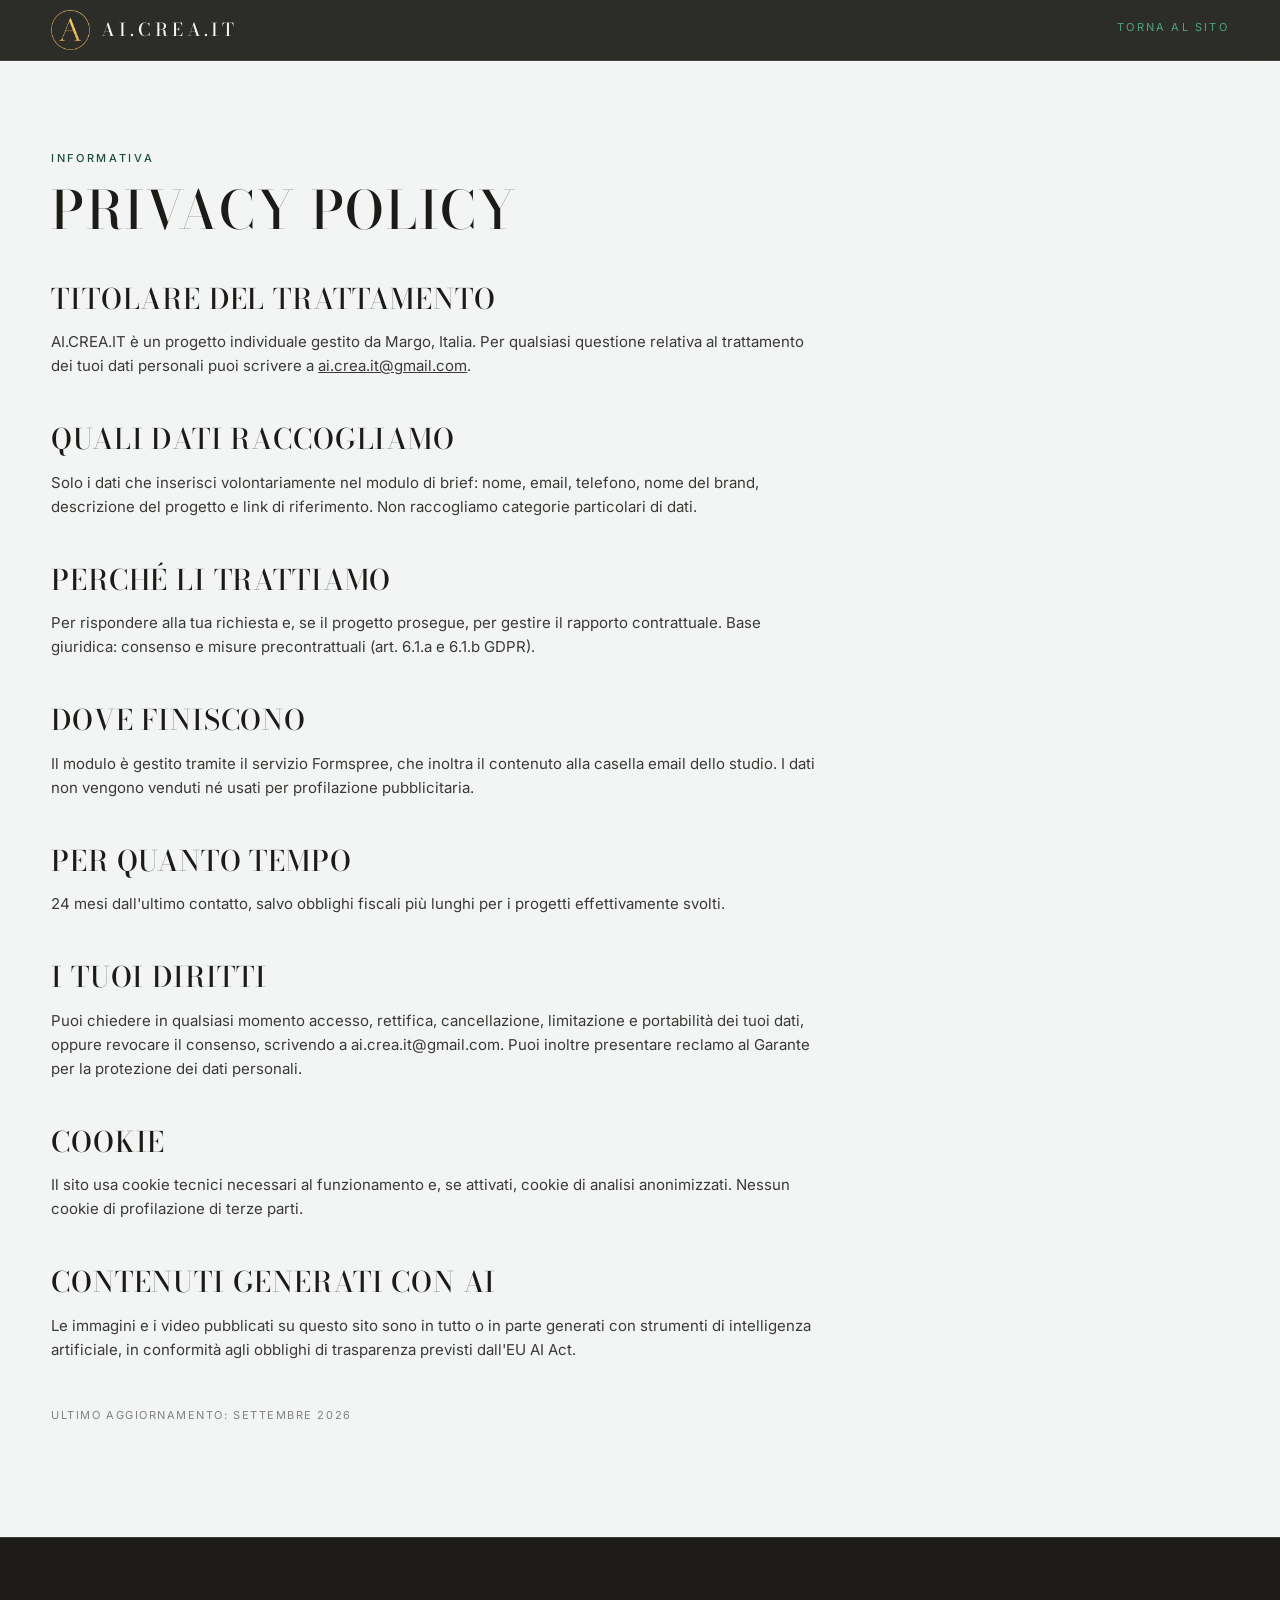
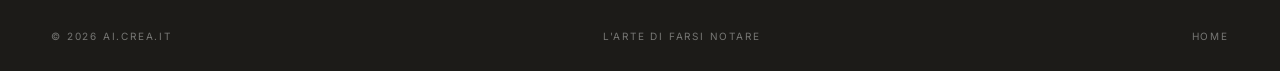
<file: privacy.html>
<!DOCTYPE html>
<html lang="it">
<head>
<meta charset="utf-8">
<meta name="viewport" content="width=device-width, initial-scale=1">
<title>Privacy policy — AI.CREA.IT</title>
<meta name="description" content="Informativa privacy di AI.CREA.IT: quali dati raccogliamo dal modulo brief, come li conserviamo e come esercitare i tuoi diritti.">
<meta name="robots" content="noindex">
<link rel="icon" href="favicon.png" type="image/png">
<link rel="preconnect" href="https://fonts.googleapis.com">
<link rel="preconnect" href="https://fonts.gstatic.com" crossorigin>
<link href="https://fonts.googleapis.com/css2?family=Bodoni+Moda:opsz,wght@6..96,500&family=Inter:wght@300;400;500&display=swap" rel="stylesheet">
<link rel="stylesheet" href="styles.css">
</head>
<body>

<header class="header is-solid">
  <div class="container header__inner">
    <a href="index.html" class="brand"><img class="brand__mark" src="immagini/logo-monogram-gold.png" alt="" width="256" height="262"><span class="brand__name">AI.CREA.IT</span></a>
    <a href="index.html" class="header__cta">Torna al sito</a>
  </div>
</header>

<main class="ui-light section" style="padding-top:calc(160px * var(--scale))">
  <div class="container">
    <div class="grid">
      <div class="col-4 col-md-8 start-md-3">
        <p class="eyebrow">Informativa</p>
        <h1 class="h2" style="margin:var(--sp-s) 0 var(--sp-l)">Privacy policy</h1>

    

        <h2 class="h3" style="margin-bottom:var(--sp-s)">Titolare del trattamento</h2>
        <p class="body" style="margin-bottom:var(--sp-l)">AI.CREA.IT è un progetto individuale gestito da Margo, Italia. Per qualsiasi questione relativa al trattamento dei tuoi dati personali puoi scrivere a <a href="mailto:ai.crea.it@gmail.com" style="text-decoration:underline">ai.crea.it@gmail.com</a>.</p>

        <h2 class="h3" style="margin-bottom:var(--sp-s)">Quali dati raccogliamo</h2>
        <p class="body" style="margin-bottom:var(--sp-l)">Solo i dati che inserisci volontariamente nel modulo di brief: nome, email, telefono, nome del brand, descrizione del progetto e link di riferimento. Non raccogliamo categorie particolari di dati.</p>

        <h2 class="h3" style="margin-bottom:var(--sp-s)">Perché li trattiamo</h2>
        <p class="body" style="margin-bottom:var(--sp-l)">Per rispondere alla tua richiesta e, se il progetto prosegue, per gestire il rapporto contrattuale. Base giuridica: consenso e misure precontrattuali (art. 6.1.a e 6.1.b GDPR).</p>

        <h2 class="h3" style="margin-bottom:var(--sp-s)">Dove finiscono</h2>
        <p class="body" style="margin-bottom:var(--sp-l)">Il modulo è gestito tramite il servizio Formspree, che inoltra il contenuto alla casella email dello studio. I dati non vengono venduti né usati per profilazione pubblicitaria.</p>

        <h2 class="h3" style="margin-bottom:var(--sp-s)">Per quanto tempo</h2>
        <p class="body" style="margin-bottom:var(--sp-l)">24 mesi dall'ultimo contatto, salvo obblighi fiscali più lunghi per i progetti effettivamente svolti.</p>

        <h2 class="h3" style="margin-bottom:var(--sp-s)">I tuoi diritti</h2>
        <p class="body" style="margin-bottom:var(--sp-l)">Puoi chiedere in qualsiasi momento accesso, rettifica, cancellazione, limitazione e portabilità dei tuoi dati, oppure revocare il consenso, scrivendo a ai.crea.it@gmail.com. Puoi inoltre presentare reclamo al Garante per la protezione dei dati personali.</p>

        <h2 class="h3" style="margin-bottom:var(--sp-s)">Cookie</h2>
        <p class="body" style="margin-bottom:var(--sp-l)">Il sito usa cookie tecnici necessari al funzionamento e, se attivati, cookie di analisi anonimizzati. Nessun cookie di profilazione di terze parti.</p>

        <h2 class="h3" style="margin-bottom:var(--sp-s)">Contenuti generati con AI</h2>
        <p class="body" style="margin-bottom:var(--sp-l)">Le immagini e i video pubblicati su questo sito sono in tutto o in parte generati con strumenti di intelligenza artificiale, in conformità agli obblighi di trasparenza previsti dall'EU AI Act.</p>

        <p class="text-small">Ultimo aggiornamento: settembre 2026</p>
      </div>
    </div>
  </div>
</main>

<footer class="ui-dark footer">
  <div class="container">
    <div class="footer__bottom" style="margin-top:0; border-top:0">
      <span>© 2026 AI.CREA.IT</span>
      <span>L'arte di farsi notare</span>
      <a href="index.html">Home</a>
    </div>
  </div>
</footer>

</body>
</html>
</file>
<file: styles.css>
/* ============================================================
   AI.CREA.IT — Sito personale AI Creative Studio
   Design system v1.0 — Eucalyptus White palette (01.09.2026)
   ============================================================ */

/* ---------- 1. TOKENS ---------- */
:root{
  /* Brand palette */
  --c-eucalyptus:#F2F5F3;   /* base 65% */
  --c-black:#1C1B18;        /* contrast 20% */
  --c-emerald:#1F4D3A;      /* CTA 8% */
  --c-emerald-bright:#4CA47A;/* UI accent su fondo scuro */
  --c-gold:#C9A227;         /* logo 4% — solo marchio */
  --c-bordeaux:#6E1423;     /* accent glow 3% */
  --c-gray:#666666;
  --c-gray-light:#AAAAAA;
  --c-error:#C60000;

  /* Scala globale per spaziature e dettagli — numero puro, a gradini */
  --scale: 0.66;

  /* Tipografia fluida — clamp diretto in px (min / preferito / max) */
  --fs-hero: clamp(44px, 8.6vw, 122px);
  --fs-display: clamp(34px, 6.2vw, 88px);
  --fs-h2: clamp(28px, 4.1vw, 56px);
  --fs-h3: clamp(20px, 2.2vw, 30px);
  --fs-lead: clamp(16px, 1.45vw, 21px);
  --fs-body: clamp(15px, 1.1vw, 16px);
  --fs-small: clamp(11px, .85vw, 12px);

  /* Spacing scale */
  --sp-xs: calc(8px * var(--scale));
  --sp-s:  calc(16px * var(--scale));
  --sp-m:  calc(28px * var(--scale));
  --sp-l:  calc(48px * var(--scale));
  --sp-xl: calc(80px * var(--scale));
  --sp-xxl:calc(120px * var(--scale));
  --sp-xxxl:calc(180px * var(--scale));

  --gutter: clamp(18px, 4vw, 64px);
  --maxw: 1680px;

  /* Fonts */
  --f-display:'Bodoni Moda', 'Didot', Georgia, serif;
  --f-body:'Inter', -apple-system, BlinkMacSystemFont, 'Segoe UI', sans-serif;
  --f-script:'Parisienne', cursive;

  /* Theme defaults (light) */
  --t-bg: var(--c-eucalyptus);
  --t-text: var(--c-black);
  --t-heading: var(--c-black);
  --t-primary: var(--c-emerald);
  --t-line: rgba(28,27,24,.18);
  --t-muted: rgba(28,27,24,.52);

  --ease: cubic-bezier(.22,.61,.36,1);
}

/* Gradini della scala (spaziature, dettagli, elementi decorativi) */
@media(min-width:568px){ :root{ --scale:.74 } }
@media(min-width:768px){ :root{ --scale:.82 } }
@media(min-width:980px){ :root{ --scale:.88 } }
@media(min-width:1200px){ :root{ --scale:.94 } }
@media(min-width:1440px){ :root{ --scale:1 } }

.ui-dark{
  --t-bg: var(--c-black);
  --t-text: var(--c-eucalyptus);
  --t-heading: var(--c-eucalyptus);
  --t-primary: var(--c-emerald-bright);
  --t-line: rgba(242,245,243,.18);
  --t-muted: rgba(242,245,243,.55);
  background:var(--t-bg); color:var(--t-text);
}
.ui-light{
  --t-bg: var(--c-eucalyptus);
  --t-text: var(--c-black);
  --t-heading: var(--c-black);
  --t-primary: var(--c-emerald);
  --t-line: rgba(28,27,24,.18);
  --t-muted: rgba(28,27,24,.52);
  background:var(--t-bg); color:var(--t-text);
}

/* ---------- 2. RESET ---------- */
*,*::before,*::after{box-sizing:border-box}
html{-webkit-text-size-adjust:100%}
body{
  margin:0; background:var(--c-eucalyptus); color:var(--c-black);
  font-family:var(--f-body); font-size:var(--fs-body); line-height:1.6;
  font-weight:400; -webkit-font-smoothing:antialiased;
  overflow-x:hidden;
}
body.is-locked{overflow:hidden}
img,video{display:block; max-width:100%}
a{color:inherit; text-decoration:none}
button{font:inherit; color:inherit; background:none; border:0; cursor:pointer}
h1,h2,h3,h4,p,figure,blockquote{margin:0}
ul,ol{margin:0; padding:0; list-style:none}
::selection{background:var(--c-emerald); color:var(--c-eucalyptus)}
:focus-visible{outline:2px solid var(--c-emerald-bright); outline-offset:3px}

.sr-only{
  position:absolute!important; width:1px; height:1px; padding:0; margin:-1px;
  overflow:hidden; clip:rect(0 0 0 0); white-space:nowrap; border:0;
}

/* ---------- 3. LAYOUT ---------- */
.container{
  width:100%; max-width:var(--maxw); margin:0 auto;
  padding-left:var(--gutter); padding-right:var(--gutter);
}
.grid{display:grid; grid-template-columns:repeat(4,1fr); gap:var(--sp-m)}
@media(min-width:980px){ .grid{grid-template-columns:repeat(12,1fr)} }

.col-4{grid-column-end:span 4}
@media(min-width:980px){
  .col-md-3{grid-column-end:span 3}
  .col-md-4{grid-column-end:span 4}
  .col-md-5{grid-column-end:span 5}
  .col-md-6{grid-column-end:span 6}
  .col-md-7{grid-column-end:span 7}
  .col-md-8{grid-column-end:span 8}
  .col-md-9{grid-column-end:span 9}
  .col-md-12{grid-column-end:span 12}
  .start-md-2{grid-column-start:2}
  .start-md-7{grid-column-start:7}
  .start-md-8{grid-column-start:8}
}
.is-hidden--md-up{display:block}
.is-hidden--sm-down{display:none}
@media(min-width:980px){
  .is-hidden--md-up{display:none}
  .is-hidden--sm-down{display:block}
}

.section{position:relative; padding:var(--sp-xxl) 0}
.section--flush{padding:0}

/* ---------- 4. TYPOGRAPHY ---------- */
.h-hero{
  font-family:var(--f-display); font-weight:600; font-size:var(--fs-hero);
  line-height:.92; letter-spacing:.02em; text-transform:uppercase;
  color:var(--t-heading);
}
.h1,.h2{
  font-family:var(--f-display); font-weight:500; font-size:var(--fs-h2);
  line-height:1.04; letter-spacing:.03em; text-transform:uppercase;
  color:var(--t-heading);
}
.h-display{
  font-family:var(--f-display); font-weight:500; font-size:var(--fs-display);
  line-height:1.02; letter-spacing:.02em; text-transform:uppercase;
  color:var(--t-heading);
}
.h3{
  font-family:var(--f-display); font-weight:500; font-size:var(--fs-h3);
  line-height:1.15; letter-spacing:.03em; text-transform:uppercase;
  color:var(--t-heading);
}
.lead{font-size:var(--fs-lead); line-height:1.5; color:var(--t-text)}
.body{font-size:var(--fs-body); color:var(--t-text); opacity:.86}
.eyebrow{
  font-size:var(--fs-small); letter-spacing:.24em; text-transform:uppercase;
  font-weight:500; color:var(--t-primary);
}
.text-small{font-size:var(--fs-small); letter-spacing:.14em; text-transform:uppercase; color:var(--t-muted)}
.script{font-family:var(--f-script); color:var(--c-gold); text-transform:none; letter-spacing:0; font-weight:400}
.num{font-family:var(--f-display); font-variant-numeric:tabular-nums}

/* ---------- 5. BUTTONS ---------- */
.btn{
  display:inline-flex; align-items:center; gap:.7em;
  font-size:var(--fs-small); letter-spacing:.2em; text-transform:uppercase;
  font-weight:500; padding:1.15em 1.9em; border-radius:2px;
  transition:background .4s var(--ease), color .4s var(--ease), border-color .4s var(--ease), transform .4s var(--ease);
}
.btn svg{width:1.1em; height:1.1em; flex:none; transition:transform .4s var(--ease)}
.btn:hover svg{transform:translateX(5px)}
.btn--fill{background:var(--c-emerald); color:var(--c-eucalyptus)}
.btn--fill:hover{background:var(--c-black); transform:translateY(-2px)}
.ui-dark .btn--fill{background:var(--c-emerald-bright); color:var(--c-black)}
.ui-dark .btn--fill:hover{background:var(--c-eucalyptus)}
.btn--outline{border:1px solid var(--t-line); color:var(--t-text)}
.btn--outline:hover{border-color:var(--t-primary); color:var(--t-primary)}
.btn--link{
  padding:0 0 .55em; border-bottom:1px solid var(--t-line);
  color:var(--t-primary); border-radius:0;
}
.btn--link:hover{border-color:var(--t-primary)}
.btn--gold{background:var(--c-gold); color:var(--c-black)}

/* ---------- 5b. MEDIA A TUTTO SCHERMO ---------- */
.media-fill{position:absolute; inset:0; display:block}
.media-fill img,video.media-fill{width:100%; height:100%; object-fit:cover; display:block}

/* ---------- 6. PLACEHOLDERS (temporanei) ---------- */
.ph{
  position:relative; overflow:hidden; width:100%; height:100%;
  background:
    linear-gradient(135deg, rgba(31,77,58,.28), rgba(28,27,24,.9) 55%, rgba(110,20,35,.22)),
    repeating-linear-gradient(45deg, rgba(242,245,243,.028) 0 2px, transparent 2px 9px),
    var(--c-black);
  display:flex; align-items:center; justify-content:center; text-align:center;
  color:rgba(242,245,243,.72);
}
.ph--light{
  background:
    linear-gradient(135deg, rgba(31,77,58,.14), rgba(242,245,243,1) 55%, rgba(201,162,39,.12)),
    repeating-linear-gradient(45deg, rgba(28,27,24,.03) 0 2px, transparent 2px 9px),
    var(--c-eucalyptus);
  color:rgba(28,27,24,.62);
}
.ph::after{
  content:""; position:absolute; inset:10px; border:1px solid currentColor; opacity:.22;
  pointer-events:none;
}
.ph__inner{position:relative; z-index:2; padding:var(--sp-s); max-width:90%}
.ph__tag{
  display:inline-block; font-size:10px; letter-spacing:.22em; text-transform:uppercase;
  padding:.45em .9em; border:1px solid currentColor; opacity:.7; margin-bottom:.9em;
}
.ph__label{
  font-family:var(--f-display); font-size:calc(19px * var(--scale)); letter-spacing:.1em;
  text-transform:uppercase; line-height:1.25;
}
.ph__meta{font-size:10px; letter-spacing:.2em; text-transform:uppercase; opacity:.6; margin-top:.8em}
.ph__play{
  width:calc(74px * var(--scale)); height:calc(74px * var(--scale)); border-radius:50%;
  border:1px solid currentColor; display:flex; align-items:center; justify-content:center;
  margin:0 auto var(--sp-s);
}
.ph__play svg{width:34%; height:34%; fill:currentColor}
.ratio-16-9{aspect-ratio:16/9}
.ratio-4-5{aspect-ratio:4/5}
.ratio-3-4{aspect-ratio:3/4}
.ratio-1-1{aspect-ratio:1/1}
.ph-fill{position:absolute; inset:0}

/* ---------- 7. PRELOADER ---------- */
.preloader{
  position:fixed; inset:0; z-index:9999; background:var(--c-black);
  display:flex; flex-direction:column; align-items:center; justify-content:center;
  gap:var(--sp-m); transition:opacity .7s var(--ease), visibility .7s;
}
.preloader.is-done{opacity:0; visibility:hidden}
.preloader__mark{
  width:auto; height:84px; display:block;
  animation:markPulse 2.2s var(--ease) infinite;
}
@keyframes markPulse{0%,100%{transform:scale(1);opacity:1}50%{transform:scale(.93);opacity:.62}}
.preloader__bar{width:min(220px,42vw); height:1px; background:rgba(242,245,243,.18); overflow:hidden}
.preloader__bar i{display:block; height:100%; width:0; background:var(--c-gold); transition:width .3s linear}
.preloader__txt{font-size:10px; letter-spacing:.3em; text-transform:uppercase; color:rgba(242,245,243,.45)}

/* ---------- 8. HEADER ---------- */
.header{
  position:fixed; top:0; left:0; right:0; z-index:900;
  padding:calc(18px * var(--scale)) 0;
  transition:background .5s var(--ease), padding .5s var(--ease), border-color .5s var(--ease);
  border-bottom:1px solid transparent;
}
.header.is-solid{
  background:rgba(28,27,24,.92); backdrop-filter:blur(14px);
  border-bottom-color:rgba(242,245,243,.12);
  padding:calc(11px * var(--scale)) 0;
}
.header__inner{display:flex; align-items:center; justify-content:space-between; gap:var(--sp-m)}
.brand{display:flex; align-items:center; gap:.75em; color:var(--c-eucalyptus)}
.brand__mark{
  width:auto; height:calc(42px * var(--scale)); min-height:34px;
  display:block; flex:none;
}
.brand__name{
  font-family:var(--f-display); font-size:calc(19px * var(--scale));
  letter-spacing:.22em; text-transform:uppercase; font-weight:500;
}
.header__right{display:flex; align-items:center; gap:calc(20px * var(--scale))}
.header__cta{
  font-size:var(--fs-small); letter-spacing:.2em; text-transform:uppercase;
  color:var(--c-emerald-bright); border-bottom:1px solid transparent; padding-bottom:.35em;
  transition:border-color .35s var(--ease);
}
.header__cta:hover{border-bottom-color:var(--c-emerald-bright)}
.burger{
  width:44px; height:44px; display:flex; flex-direction:column; align-items:center;
  justify-content:center; gap:6px; border:1px solid rgba(242,245,243,.24); border-radius:50%;
  transition:border-color .35s var(--ease);
}
.burger:hover{border-color:var(--c-emerald-bright)}
.burger i{display:block; width:15px; height:1px; background:var(--c-eucalyptus); transition:transform .4s var(--ease), opacity .3s}
.burger.is-open i:nth-child(1){transform:translateY(3.5px) rotate(45deg)}
.burger.is-open i:nth-child(2){opacity:0}
.burger.is-open i:nth-child(3){transform:translateY(-3.5px) rotate(-45deg)}

/* ---------- 9. MODAL ---------- */
.modal{
  position:fixed; inset:0; z-index:950; visibility:hidden; opacity:0;
  transition:opacity .5s var(--ease), visibility .5s;
}
.modal.is-open{opacity:1; visibility:visible}
.modal__bg{position:absolute; inset:0; background:rgba(28,27,24,.96); backdrop-filter:blur(8px)}
.modal__close{
  position:absolute; top:calc(20px * var(--scale)); right:var(--gutter); z-index:3;
  width:46px; height:46px; border:1px solid rgba(242,245,243,.28); border-radius:50%;
  color:var(--c-eucalyptus); display:flex; align-items:center; justify-content:center;
  transition:border-color .3s, transform .3s var(--ease);
}
.modal__close:hover{border-color:var(--c-emerald-bright); transform:rotate(90deg)}
.modal__close svg{width:16px;height:16px;stroke:currentColor;stroke-width:1.4;fill:none}
.modal__body{
  position:relative; z-index:2; height:100%; display:flex; align-items:center;
  padding:calc(90px * var(--scale)) var(--gutter);
}
.menu-list{display:flex; flex-direction:column; gap:calc(6px * var(--scale)); width:100%}
.menu-list li{overflow:hidden}
.menu-list a{
  display:inline-block; font-family:var(--f-display); font-weight:500;
  font-size:calc(58px * var(--scale)); line-height:1.12; letter-spacing:.03em;
  text-transform:uppercase; color:var(--c-eucalyptus);
  transform:translateY(105%); transition:color .35s var(--ease);
}
.modal.is-open .menu-list a{transform:translateY(0); transition:transform .8s var(--ease) var(--d,0s), color .35s var(--ease)}
.menu-list a:hover{color:var(--c-emerald-bright)}
.menu-list a span{font-size:.3em; letter-spacing:.2em; vertical-align:super; color:var(--c-gold); margin-right:.6em}
.menu-foot{
  position:absolute; bottom:calc(28px * var(--scale)); left:var(--gutter); right:var(--gutter); z-index:2;
  display:flex; flex-wrap:wrap; gap:var(--sp-m); justify-content:space-between;
  padding-top:var(--sp-s); border-top:1px solid rgba(242,245,243,.14);
  font-size:var(--fs-small); letter-spacing:.16em; text-transform:uppercase; color:rgba(242,245,243,.55);
}
.menu-foot a:hover{color:var(--c-emerald-bright)}

/* video modal */
.modal--video .modal__body{justify-content:center}
.modal--video .video-wrap{width:min(1200px,100%); aspect-ratio:16/9}

/* ---------- 10. STICKY LAYERS ---------- */
.sticky{position:relative}
.sticky--under-next{z-index:1}
.sticky__layer{position:relative}
.sticky__layer--sticky{position:sticky; top:0; height:100vh; height:100svh; overflow:hidden}
.layer-bg{position:absolute; inset:0; z-index:0}
.layer-bg::after{content:""; position:absolute; inset:0; background:linear-gradient(180deg,rgba(28,27,24,.55) 0%,rgba(28,27,24,.25) 45%,rgba(28,27,24,.85) 100%)}
.layer-content{position:relative; z-index:2; height:100%; display:flex; align-items:center}

/* ---------- 11. HERO ---------- */
.hero{height:100vh; height:100svh; position:relative; overflow:hidden}
.hero__media{position:absolute; inset:0; z-index:0}
.hero__media::after{content:""; position:absolute; inset:0;
  background:
    linear-gradient(180deg, rgba(28,27,24,.62) 0%, rgba(28,27,24,.10) 26%, rgba(28,27,24,.72) 62%, rgba(28,27,24,.95) 100%),
    radial-gradient(120% 80% at 50% 28%, rgba(28,27,24,.10), rgba(28,27,24,.72) 80%)}
.hero__inner{position:relative; z-index:2; height:100%; display:flex; flex-direction:column; justify-content:flex-end; padding-bottom:calc(88px * var(--scale))}
.hero__eyebrow{margin-bottom:var(--sp-s)}
.hero__title{font-size:var(--fs-hero); word-break:break-word}
.hero__sub{margin-top:var(--sp-m); max-width:34ch}
.hero__scroll{
  position:absolute; bottom:calc(26px * var(--scale)); left:var(--gutter); right:var(--gutter);
  display:flex; align-items:center; justify-content:space-between; gap:var(--sp-s);
  font-size:10px; letter-spacing:.26em; text-transform:uppercase; color:rgba(242,245,243,.55); z-index:3;
}
.hero__scroll i{display:block; width:1px; height:38px; background:linear-gradient(var(--c-emerald-bright),transparent); animation:scrollHint 2s var(--ease) infinite}
@keyframes scrollHint{0%{transform:scaleY(0);transform-origin:top}50%{transform:scaleY(1);transform-origin:top}51%{transform-origin:bottom}100%{transform:scaleY(0);transform-origin:bottom}}

/* ---------- 12. ABOUT (two text layers) ---------- */
.about__layer{position:sticky; top:0; height:100vh; height:100svh; display:flex; align-items:center; overflow:hidden}
.about__panel{
  background:rgba(28,27,24,.78); backdrop-filter:blur(4px);
  border-left:1px solid var(--c-emerald-bright);
  padding:var(--sp-l);
}
.about__panel--2{border-left-color:var(--c-gold)}
.about__badge{
  width:auto; height:calc(96px * var(--scale)); min-height:64px;
  display:block; margin-bottom:var(--sp-m);
}

/* ---------- 13. ECOSISTEMA / MAP ---------- */
.eco__list li{
  display:flex; gap:var(--sp-s); padding:var(--sp-s) 0; border-bottom:1px solid var(--t-line);
  cursor:pointer; transition:padding-left .4s var(--ease), color .4s var(--ease);
}
.eco__list li:hover,.eco__list li.is-active{padding-left:var(--sp-s); color:var(--t-primary)}
.eco__num{font-size:var(--fs-small); letter-spacing:.1em; color:var(--t-primary); min-width:2.4em; padding-top:.35em}
.eco__list li > span:last-child{display:block; flex:1}
.eco__ttl{display:block; font-family:var(--f-display); font-size:var(--fs-h3); line-height:1.15; text-transform:uppercase; letter-spacing:.04em}
.eco__desc{display:block; font-size:var(--fs-small); text-transform:none; letter-spacing:0; line-height:1.5; color:var(--t-muted); margin-top:.4em}
.map{position:relative; aspect-ratio:4/3; border:1px solid var(--t-line); overflow:hidden}
.map__svg{position:absolute; inset:0; width:100%; height:100%}
.map__dot{
  position:absolute; width:calc(38px * var(--scale)); height:calc(38px * var(--scale)); min-width:30px; min-height:30px;
  transform:translate(-50%,-50%); border-radius:50%;
  background:var(--c-emerald); color:var(--c-eucalyptus);
  display:flex; align-items:center; justify-content:center;
  font-size:var(--fs-small); letter-spacing:0; z-index:3;
  box-shadow:0 0 0 0 rgba(76,164,122,.5); animation:dotPulse 2.8s var(--ease) infinite;
}
.map__dot:hover,.map__dot.is-active{background:var(--c-emerald-bright); color:var(--c-black)}
@keyframes dotPulse{0%{box-shadow:0 0 0 0 rgba(76,164,122,.45)}70%{box-shadow:0 0 0 16px rgba(76,164,122,0)}100%{box-shadow:0 0 0 0 rgba(76,164,122,0)}}
.tooltip{
  position:absolute; z-index:5; transform:translate(-50%,calc(-100% - 26px)) scale(.94);
  opacity:0; visibility:hidden; transition:opacity .35s var(--ease), transform .35s var(--ease), visibility .35s;
  width:min(280px,62vw); background:var(--c-black); color:var(--c-eucalyptus);
  border:1px solid rgba(242,245,243,.2); padding:var(--sp-s); pointer-events:none;
}
.tooltip.is-open{opacity:1; visibility:visible; transform:translate(-50%,calc(-100% - 16px)) scale(1)}
.tooltip::after{content:""; position:absolute; left:50%; bottom:-6px; width:10px; height:10px;
  background:var(--c-black); border-right:1px solid rgba(242,245,243,.2); border-bottom:1px solid rgba(242,245,243,.2);
  transform:translateX(-50%) rotate(45deg)}
.tooltip__ttl{font-family:var(--f-display); text-transform:uppercase; letter-spacing:.08em; font-size:calc(17px * var(--scale)); margin-bottom:.4em}
.tooltip__txt{font-size:var(--fs-small); text-transform:none; letter-spacing:.02em; line-height:1.5; color:rgba(242,245,243,.7)}

/* ---------- 14. MANIFESTO ---------- */
.manifesto{min-height:100vh; display:flex; align-items:center; text-align:center}
.manifesto p{font-family:var(--f-display); font-size:var(--fs-display); line-height:1.08; text-transform:uppercase; letter-spacing:.02em}
.manifesto .accent{color:var(--c-emerald-bright)}

/* ---------- 15. DRAG GALLERY ---------- */
.drag{position:relative; cursor:none}
.drag__track{
  display:flex; gap:var(--sp-m); overflow-x:auto; scrollbar-width:none;
  padding-bottom:var(--sp-s); scroll-snap-type:x proximity;
}
.drag__track::-webkit-scrollbar{display:none}
.drag__track.is-dragging{cursor:grabbing}
.drag__item{flex:0 0 clamp(230px, 26vw, 400px); scroll-snap-align:start; user-select:none}
.drag__item figcaption{margin-top:var(--sp-xs); display:flex; justify-content:space-between; gap:var(--sp-s);
  font-size:var(--fs-small); letter-spacing:.14em; text-transform:uppercase; color:var(--t-muted)}
.cursor{
  position:fixed; top:0; left:0; z-index:800; pointer-events:none;
  width:calc(104px * var(--scale)); height:calc(104px * var(--scale)); border-radius:50%;
  background:var(--c-emerald); color:var(--c-eucalyptus);
  display:flex; align-items:center; justify-content:center; text-align:center;
  font-size:10px; letter-spacing:.18em; text-transform:uppercase;
  transform:translate(-50%,-50%) scale(0); transition:transform .35s var(--ease);
}
.cursor.is-visible{transform:translate(-50%,-50%) scale(1)}
@media(hover:none){ .cursor{display:none} .drag{cursor:auto} }

/* ---------- 16. PROCESS ---------- */
.process__step{
  display:grid; grid-template-columns:auto 1fr; gap:var(--sp-m);
  padding:var(--sp-m) 0; border-top:1px solid var(--t-line);
  opacity:.4; transition:opacity .5s var(--ease), padding-left .5s var(--ease);
}
.process__step.is-active{opacity:1; padding-left:var(--sp-s)}
.process__code{font-family:var(--f-display); font-size:var(--fs-h3); color:var(--t-primary); letter-spacing:.06em}

/* ---------- 17. SERVICES STICKY SLIDER ---------- */
.svc{position:relative}
.svc__viewport{position:sticky; top:0; height:100vh; height:100svh; overflow:hidden}
.svc__slide{position:absolute; inset:0; opacity:0; visibility:hidden; transition:opacity .7s var(--ease), visibility .7s}
.svc__slide.is-active{opacity:1; visibility:visible}
.svc__media{position:absolute; inset:0; z-index:0}
.svc__media::after{content:""; position:absolute; inset:0; background:linear-gradient(90deg,rgba(28,27,24,.92) 0%,rgba(28,27,24,.55) 55%,rgba(28,27,24,.35) 100%)}
.svc__content{position:relative; z-index:2; height:100%; display:flex; align-items:center}
.svc__counter{
  position:absolute; z-index:4; right:var(--gutter); top:50%; transform:translateY(-50%);
  display:flex; flex-direction:column; align-items:flex-end; gap:var(--sp-s);
}
.svc__counter b{font-family:var(--f-display); font-size:calc(40px * var(--scale)); color:var(--c-emerald-bright); font-weight:500}
.svc__counter span{font-size:var(--fs-small); letter-spacing:.18em; color:rgba(242,245,243,.5)}
.svc__progress{width:1px; height:calc(150px * var(--scale)); background:rgba(242,245,243,.2); position:relative}
.svc__progress i{position:absolute; top:0; left:0; width:100%; background:var(--c-emerald-bright); transition:height .5s var(--ease)}
.svc__mobile{display:none}
@media(max-width:979px){
  .svc__viewport{position:relative; height:auto}
  .svc__slide{position:relative; opacity:1; visibility:visible; margin-bottom:var(--sp-xl)}
  .svc__counter{display:none}
  /* su mobile: immagine sopra, testo sotto — niente banda schiacciata */
  .svc__media{position:relative; height:auto; aspect-ratio:4/5}
  .svc__media::after{background:linear-gradient(180deg,rgba(28,27,24,.10) 40%,rgba(28,27,24,.80) 100%)}
  .svc__content{position:relative; height:auto; padding-top:var(--sp-m)}
}

/* ---------- 18. PORTFOLIO GRID ---------- */
.works{display:grid; grid-template-columns:repeat(2,1fr); gap:var(--sp-s)}
@media(min-width:980px){ .works{grid-template-columns:repeat(3,1fr); gap:var(--sp-m)} }
.work{position:relative; overflow:hidden; cursor:pointer}
.work__media{transition:transform .9s var(--ease)}
.work:hover .work__media{transform:scale(1.05)}
.work__meta{
  position:absolute; left:0; right:0; bottom:0; z-index:3; padding:var(--sp-s);
  background:linear-gradient(transparent,rgba(28,27,24,.85));
  color:var(--c-eucalyptus); display:flex; justify-content:space-between; gap:var(--sp-xs);
  font-size:var(--fs-small); letter-spacing:.14em; text-transform:uppercase;
  transform:translateY(12%); opacity:0; transition:transform .5s var(--ease), opacity .5s var(--ease);
}
.work:hover .work__meta,.work:focus-within .work__meta{transform:translateY(0); opacity:1}
@media(hover:none){ .work__meta{transform:none; opacity:1} }

/* filters */
.filters{display:flex; flex-wrap:wrap; gap:var(--sp-xs)}
.chip{
  padding:.7em 1.3em; border:1px solid var(--t-line); border-radius:2px;
  font-size:var(--fs-small); letter-spacing:.16em; text-transform:uppercase;
  transition:background .35s var(--ease), color .35s var(--ease), border-color .35s var(--ease);
}
.chip:hover{border-color:var(--t-primary); color:var(--t-primary)}
.chip.is-active{background:var(--c-emerald); border-color:var(--c-emerald); color:var(--c-eucalyptus)}
.ui-dark .chip.is-active{background:var(--c-emerald-bright); border-color:var(--c-emerald-bright); color:var(--c-black)}

/* lightbox */
.lightbox{position:fixed; inset:0; z-index:960; display:none; background:rgba(28,27,24,.97)}
.lightbox.is-open{display:flex; align-items:center; justify-content:center}
.lightbox__stage{width:min(1200px,92vw); max-height:82vh; display:flex; align-items:center; justify-content:center}
.lightbox__stage>*{max-width:100%; max-height:82vh}
.lightbox__cap{position:absolute; bottom:calc(26px * var(--scale)); left:0; right:0; text-align:center;
  font-size:var(--fs-small); letter-spacing:.18em; text-transform:uppercase; color:rgba(242,245,243,.6)}
.lightbox__nav{
  position:absolute; top:50%; transform:translateY(-50%); width:52px; height:52px; border-radius:50%;
  border:1px solid rgba(242,245,243,.26); color:var(--c-eucalyptus);
  display:flex; align-items:center; justify-content:center; transition:border-color .3s, background .3s;
}
.lightbox__nav:hover{border-color:var(--c-emerald-bright); background:rgba(76,164,122,.14)}
.lightbox__nav svg{width:18px;height:18px;stroke:currentColor;stroke-width:1.4;fill:none}
.lightbox__nav--prev{left:calc(var(--gutter) / 1.4)}
.lightbox__nav--next{right:calc(var(--gutter) / 1.4)}

/* ---------- 18b. COERENZA ---------- */
.coer{display:flex; flex-direction:column; gap:var(--sp-xl)}
/* ---------- NICCHIE — портфолио по нишам ----------
   Правило раздела: ничего не обрезается. У картинок и видео
   width:100% + height:auto, поэтому каждый кадр показывается
   целиком в своих родных пропорциях. */
.nic{padding:var(--sp-xl) 0; border-top:1px solid var(--t-line)}
.nic:first-of-type{border-top:0; padding-top:0}

.nic__grid{display:grid; grid-template-columns:1fr; gap:var(--sp-m); align-items:start}
@media(min-width:768px){ .nic__grid{grid-template-columns:repeat(3,1fr); gap:var(--sp-m)} }
.nic__txt{display:flex; flex-direction:column; justify-content:center; padding-right:var(--sp-s)}
@media(min-width:768px){ .nic--rev .nic__txt{order:3; padding:0 0 0 var(--sp-s)} }

.nic__tags{display:flex; flex-wrap:wrap; gap:.5em; margin-top:var(--sp-m)}
.nic__tags li{font-size:var(--fs-small); letter-spacing:.14em; text-transform:uppercase;
  color:var(--t-muted); border:1px solid var(--t-line); padding:.5em .9em; border-radius:2px}

.nic__img,.nic__v{margin:0; position:relative}
.nic__img img,.nic__v video{width:100%; height:auto; display:block; background:var(--c-black)}
.nic__img figcaption,.nic__v figcaption{margin-top:var(--sp-xs); font-size:var(--fs-small);
  letter-spacing:.12em; text-transform:uppercase; color:var(--t-muted)}
.nic__img{cursor:pointer}
.nic__img img{transition:opacity .5s var(--ease)}
.nic__img:hover img{opacity:.86}

.nic__media{display:grid; grid-template-columns:1fr; gap:var(--sp-m); margin-top:var(--sp-m)}
@media(min-width:768px){
  .nic__media--2{grid-template-columns:1fr 1fr}
  .nic__media--3{grid-template-columns:repeat(3,1fr)}
  /* один ролик не растягиваем на всю ширину — держим ритм с парными */
  .nic__media--1 .nic__v{max-width:66%}
}
/* три вертикальных ролика 9:16 — на телефоне в ряд по три, они узкие */
.nic__media--vert{grid-template-columns:repeat(3,1fr); gap:var(--sp-s)}


/* Резервируем место под кадр заранее — иначе страница «прыгает» при загрузке.
   Пропорции точные: все кадры ниш и архива 3:4, ролики 16:9 или 9:16. */
.nic__img img{aspect-ratio:3/4}
.nic__v video{aspect-ratio:16/9}
.nic__media--vert .nic__v video{aspect-ratio:9/16}
.work__media img{aspect-ratio:3/4; width:100%; height:auto; display:block}

.coer__row{display:grid; grid-template-columns:repeat(3,1fr); gap:var(--sp-s);
  padding-top:var(--sp-m); border-top:1px solid var(--t-line)}
.coer__lead{grid-column:1/-1; display:flex; flex-direction:column; justify-content:center; gap:var(--sp-xs)}
@media(min-width:980px){
  .coer__row{grid-template-columns:1.15fr 1fr 1fr 1fr; gap:var(--sp-m)}
  .coer__lead{grid-column:auto; padding-right:var(--sp-m)}
}
.coer__cell{margin:0}
.coer__cell img,.coer__cell video{width:100%; aspect-ratio:3/4; object-fit:cover; display:block}
.coer__cell figcaption{margin-top:var(--sp-xs); display:flex; gap:.7em; align-items:baseline;
  font-size:var(--fs-small); letter-spacing:.16em; text-transform:uppercase; color:var(--t-muted)}
.coer__cell figcaption b{color:var(--t-primary); font-weight:500}

/* ---------- 19. STATS ---------- */
.stat{border-top:1px solid var(--t-line); padding-top:var(--sp-s)}
.stat b{display:block; font-family:var(--f-display); font-size:calc(72px * var(--scale)); line-height:1; font-weight:500; color:var(--t-heading)}
.stat span{display:block; margin-top:var(--sp-xs); font-size:var(--fs-small); letter-spacing:.18em; text-transform:uppercase; color:var(--t-muted)}

/* ---------- 20. TABS / PREZZI ---------- */
.tabs{display:flex; flex-wrap:wrap; gap:var(--sp-m); border-bottom:1px solid var(--t-line); margin-bottom:var(--sp-l)}
.tab{
  padding-bottom:var(--sp-s); font-size:var(--fs-small); letter-spacing:.18em; text-transform:uppercase;
  border-bottom:1px solid transparent; margin-bottom:-1px; color:var(--t-muted);
  transition:color .35s var(--ease), border-color .35s var(--ease);
}
.tab:hover{color:var(--t-text)}
.tab.is-active{color:var(--t-primary); border-bottom-color:var(--t-primary)}
.tabpanel{display:none; animation:fadeUp .6s var(--ease)}
.tabpanel.is-active{display:block}
@keyframes fadeUp{from{opacity:0; transform:translateY(14px)}to{opacity:1; transform:none}}
.price-card{border:1px solid var(--t-line); padding:var(--sp-l); height:100%; display:flex; flex-direction:column}
.price-card--hi{border-color:var(--t-primary); position:relative}
.price-card__badge{
  position:absolute; top:0; left:var(--sp-l); transform:translateY(-50%);
  background:var(--c-emerald); color:var(--c-eucalyptus); padding:.5em 1em;
  font-size:10px; letter-spacing:.2em; text-transform:uppercase;
}
.price-card__price{font-family:var(--f-display); font-size:calc(46px * var(--scale)); line-height:1; margin:var(--sp-s) 0}
.price-card ul{margin:var(--sp-s) 0 var(--sp-m); display:flex; flex-direction:column; gap:.65em}
.price-card li{position:relative; padding-left:1.5em; font-size:var(--fs-body); opacity:.85}
.price-card li::before{content:""; position:absolute; left:0; top:.62em; width:8px; height:1px; background:var(--t-primary)}
.price-card .btn{margin-top:auto; align-self:flex-start}

/* ---------- 21. CARDS ---------- */
.card{border-top:1px solid var(--t-line); padding-top:var(--sp-m)}
.card__n{font-size:var(--fs-small); letter-spacing:.2em; color:var(--t-primary)}
.card h3{margin:var(--sp-s) 0}

/* ---------- 22. BOLD TYPOGRAPHY BREAK ---------- */
.bold-break{
  padding:var(--sp-xxl) 0; text-align:center; position:relative; overflow:hidden;
}
.bold-break__frame{border-top:1px solid var(--c-gold); border-bottom:1px solid var(--c-gold); padding:var(--sp-l) 0}
.bold-break__word{
  font-family:var(--f-display); font-weight:600; font-size:calc(150px * var(--scale));
  line-height:.9; letter-spacing:.02em; text-transform:uppercase; white-space:nowrap;
}
.bold-break__sub{margin-top:var(--sp-s); font-size:var(--fs-small); letter-spacing:.34em; text-transform:uppercase; color:var(--t-muted)}

/* ---------- 23. FEATURED CASE ---------- */
.case{position:relative; min-height:100vh; display:flex; align-items:flex-end; overflow:hidden}
.case__media{position:absolute; inset:0; z-index:0}
.case__media::after{content:""; position:absolute; inset:0; background:linear-gradient(180deg,rgba(28,27,24,.4),rgba(28,27,24,.92))}
.case__body{position:relative; z-index:2; width:100%; padding:var(--sp-xl) 0}
.case__stats{display:grid; grid-template-columns:repeat(2,1fr); gap:var(--sp-m); margin-top:var(--sp-l)}
@media(min-width:980px){ .case__stats{grid-template-columns:repeat(4,1fr)} }

/* ---------- 24. FOOTER ---------- */
.footer{border-top:1px solid rgba(242,245,243,.16); padding:var(--sp-xl) 0 var(--sp-m)}
.footer__cta{text-align:center; padding-bottom:var(--sp-xl)}
.footer__grid{display:grid; grid-template-columns:1fr; gap:var(--sp-l); padding-top:var(--sp-l); border-top:1px solid rgba(242,245,243,.14)}
@media(min-width:980px){ .footer__grid{grid-template-columns:1.4fr 1fr 1fr} }
.footer__logo{width:100%; max-width:calc(320px * var(--scale)); height:auto; display:block}
.footer__wordmark{font-family:var(--f-display); font-size:calc(26px * var(--scale)); letter-spacing:.24em; text-transform:uppercase}
.footer__tag{font-size:10px; letter-spacing:.3em; text-transform:uppercase; color:var(--c-gold); margin-top:.5em}
.footer h4{font-size:var(--fs-small); letter-spacing:.22em; text-transform:uppercase; color:rgba(242,245,243,.5); margin-bottom:var(--sp-s); font-weight:500}
.footer ul{display:flex; flex-direction:column; gap:.6em}
.footer a:hover{color:var(--c-emerald-bright)}
.footer__bottom{
  display:flex; flex-wrap:wrap; gap:var(--sp-s); justify-content:space-between;
  margin-top:var(--sp-xl); padding-top:var(--sp-s); border-top:1px solid rgba(242,245,243,.14);
  font-size:10px; letter-spacing:.18em; text-transform:uppercase; color:rgba(242,245,243,.42);
}

/* ---------- 25. FORM ---------- */
.form{display:flex; flex-direction:column; gap:var(--sp-m)}
.field{position:relative; display:flex; flex-direction:column; gap:.5em}
.field label{font-size:var(--fs-small); letter-spacing:.18em; text-transform:uppercase; color:var(--t-muted)}
.field label .req{color:var(--c-emerald-bright)}
.field input,.field textarea,.field select{
  width:100%; background:transparent; border:0; border-bottom:1px solid var(--t-line);
  padding:.9em 0; font-family:var(--f-body); font-size:var(--fs-lead); color:var(--t-text);
  border-radius:0; transition:border-color .35s var(--ease);
}
.field select{appearance:none; cursor:pointer;
  background-image:linear-gradient(45deg,transparent 50%,currentColor 50%),linear-gradient(135deg,currentColor 50%,transparent 50%);
  background-position:calc(100% - 12px) calc(1.25em),calc(100% - 7px) calc(1.25em);
  background-size:5px 5px,5px 5px; background-repeat:no-repeat}
.field select option{background:var(--c-black); color:var(--c-eucalyptus)}
.field input::placeholder,.field textarea::placeholder{color:var(--c-gray-light); opacity:.55}
.field input:focus,.field textarea:focus,.field select:focus{outline:none; border-bottom-color:var(--c-emerald-bright)}
.field textarea{resize:vertical; min-height:6.5em}
.field.has-error input,.field.has-error textarea,.field.has-error select{border-bottom-color:var(--c-error)}
.field__err{display:none; font-size:var(--fs-small); letter-spacing:.06em; text-transform:none; color:var(--c-error)}
.field.has-error .field__err{display:block}
.form__row{display:grid; grid-template-columns:1fr; gap:var(--sp-m)}
@media(min-width:768px){ .form__row--2{grid-template-columns:1fr 1fr} }
.hp{position:absolute!important; left:-9999px; opacity:0; height:0; width:0}
.choices{display:flex; flex-wrap:wrap; gap:var(--sp-xs)}
.choice{position:relative}
.choice input{position:absolute; opacity:0; width:0; height:0}
.choice span{
  display:inline-block; padding:.75em 1.3em; border:1px solid var(--t-line); border-radius:2px; cursor:pointer;
  font-size:var(--fs-small); letter-spacing:.14em; text-transform:uppercase;
  transition:background .3s var(--ease), border-color .3s var(--ease), color .3s var(--ease);
}
.choice input:checked + span{background:var(--c-emerald-bright); border-color:var(--c-emerald-bright); color:var(--c-black)}
.choice input:focus-visible + span{outline:2px solid var(--c-emerald-bright); outline-offset:3px}
.form__note{font-size:var(--fs-small); letter-spacing:.04em; text-transform:none; color:var(--t-muted)}
.form-steps{display:flex; gap:var(--sp-m); flex-wrap:wrap; margin-bottom:var(--sp-l);
  border-bottom:1px solid var(--t-line); padding-bottom:var(--sp-s)}
.form-steps span{font-size:var(--fs-small); letter-spacing:.18em; text-transform:uppercase; color:var(--t-muted); opacity:.5}
.form-steps span.is-active{color:var(--t-primary); opacity:1}
.form-success{display:none; text-align:center; padding:var(--sp-xl) 0}
.form-success.is-open{display:block; animation:fadeUp .7s var(--ease)}
.form-success .tick{
  width:calc(86px * var(--scale)); height:calc(86px * var(--scale)); border-radius:50%;
  border:1px solid var(--c-emerald-bright); color:var(--c-emerald-bright);
  display:flex; align-items:center; justify-content:center; margin:0 auto var(--sp-m);
}
.form-success .tick svg{width:38%; height:38%; stroke:currentColor; stroke-width:1.3; fill:none}

/* ---------- 26. UTILITIES / MOTION ---------- */
.reveal{opacity:0; transform:translateY(38px); filter:blur(6px);
  transition:opacity 1s var(--ease), transform 1s var(--ease), filter 1s var(--ease)}
.reveal.is-in{opacity:1; transform:none; filter:none}
[data-stagger] > *{opacity:0; transform:translateY(28px); transition:opacity .9s var(--ease), transform .9s var(--ease)}
[data-stagger].is-in > *{opacity:1; transform:none}
[data-stagger].is-in > *:nth-child(1){transition-delay:.05s}
[data-stagger].is-in > *:nth-child(2){transition-delay:.13s}
[data-stagger].is-in > *:nth-child(3){transition-delay:.21s}
[data-stagger].is-in > *:nth-child(4){transition-delay:.29s}
[data-stagger].is-in > *:nth-child(5){transition-delay:.37s}
[data-stagger].is-in > *:nth-child(6){transition-delay:.45s}
.parallax-image-move{will-change:transform}

/* back to top */
.totop{
  position:fixed; right:var(--gutter); bottom:calc(26px * var(--scale)); z-index:880;
  width:50px; height:50px; border-radius:50%; border:1px solid rgba(242,245,243,.3);
  background:rgba(28,27,24,.7); backdrop-filter:blur(8px); color:var(--c-eucalyptus);
  display:flex; align-items:center; justify-content:center;
  opacity:0; visibility:hidden; transform:translateY(12px);
  transition:opacity .4s var(--ease), transform .4s var(--ease), visibility .4s, border-color .3s;
}
.totop.is-visible{opacity:1; visibility:visible; transform:none}
.totop:hover{border-color:var(--c-emerald-bright)}
.totop svg{width:16px;height:16px;stroke:currentColor;stroke-width:1.4;fill:none}

/* custom scrollbar */
.c-scrollbar{position:fixed; top:0; right:0; width:3px; height:100%; z-index:870; background:rgba(28,27,24,.08)}
.c-scrollbar__thumb{position:absolute; top:0; left:0; width:100%; background:var(--c-emerald); transform-origin:top}
@media(hover:none){ .c-scrollbar{display:none} }

/* cookie */
.cookie{
  position:fixed; left:var(--gutter); right:var(--gutter); bottom:calc(20px * var(--scale)); z-index:890;
  background:var(--c-black); color:var(--c-eucalyptus); border:1px solid rgba(242,245,243,.18);
  padding:var(--sp-s) var(--sp-m); display:flex; flex-wrap:wrap; gap:var(--sp-s);
  align-items:center; justify-content:space-between;
  transform:translateY(140%); transition:transform .6s var(--ease);
}
.cookie.is-open{transform:none}
.cookie p{font-size:var(--fs-small); letter-spacing:.04em; text-transform:none; color:rgba(242,245,243,.72); max-width:62ch}
.cookie a{color:var(--c-emerald-bright); text-decoration:underline; text-underline-offset:3px}

/* marquee */
.marquee{overflow:hidden; border-top:1px solid var(--t-line); border-bottom:1px solid var(--t-line); padding:var(--sp-s) 0}
.marquee__track{display:flex; gap:var(--sp-l); width:max-content; animation:marquee 38s linear infinite}
.marquee span{font-family:var(--f-display); font-size:var(--fs-h3); text-transform:uppercase; letter-spacing:.12em; color:var(--t-muted); white-space:nowrap}
.marquee span::after{content:"·"; margin-left:var(--sp-l); color:var(--c-gold)}
@keyframes marquee{to{transform:translateX(-50%)}}

/* page hero (interne) */
.pagehero{min-height:62vh; display:flex; align-items:flex-end; padding:calc(150px * var(--scale)) 0 var(--sp-xl); position:relative; overflow:hidden}
/* Полоса-шапка ниже 16:9 — cover срезает верх и низ.
   Держим верх кадра, чтобы лицо не уезжало за границу. */
.pagehero--top .media-fill img{object-position:50% 0}
@media (max-width:979px){ .pagehero--top .media-fill img{object-position:50% 0} }

@media (prefers-reduced-motion: reduce){
  *,*::before,*::after{animation-duration:.001ms!important; animation-iteration-count:1!important; transition-duration:.001ms!important}
  .reveal,[data-stagger] > *{opacity:1!important; transform:none!important; filter:none!important}
}
</file>
